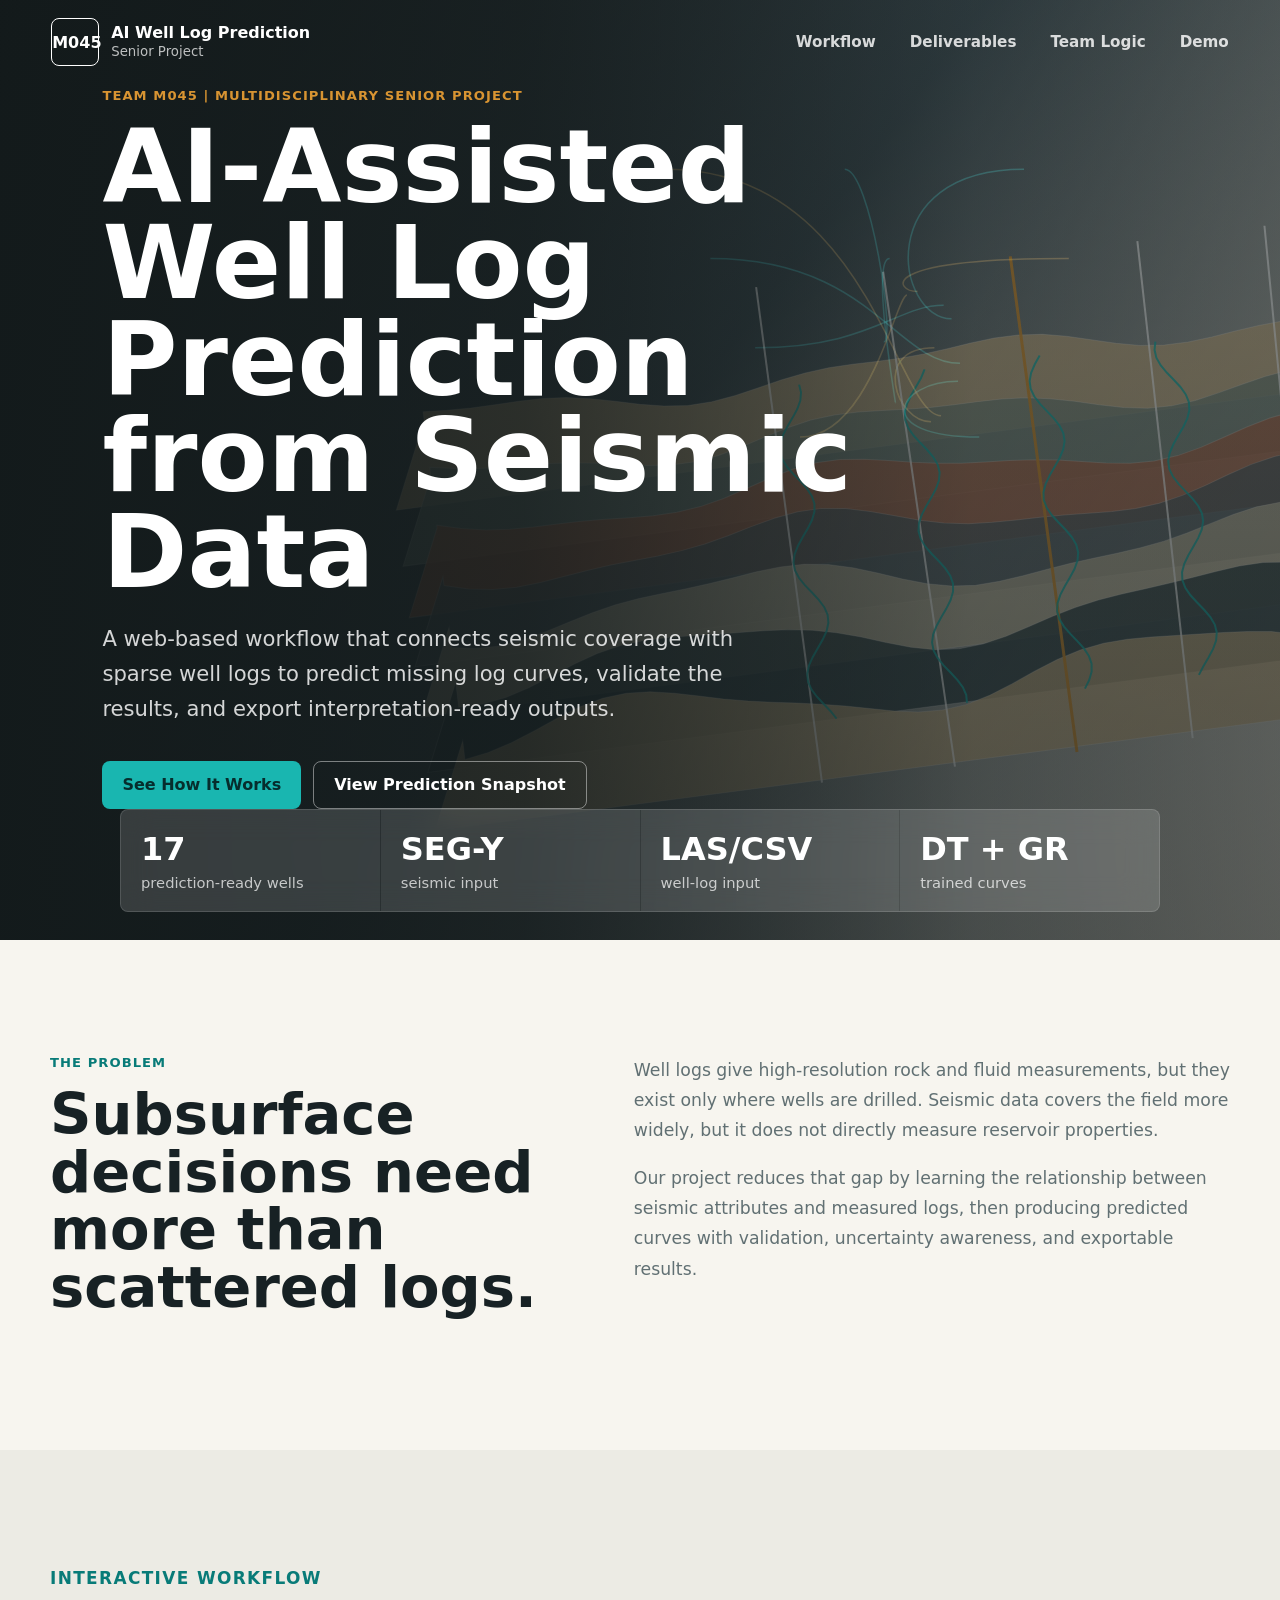
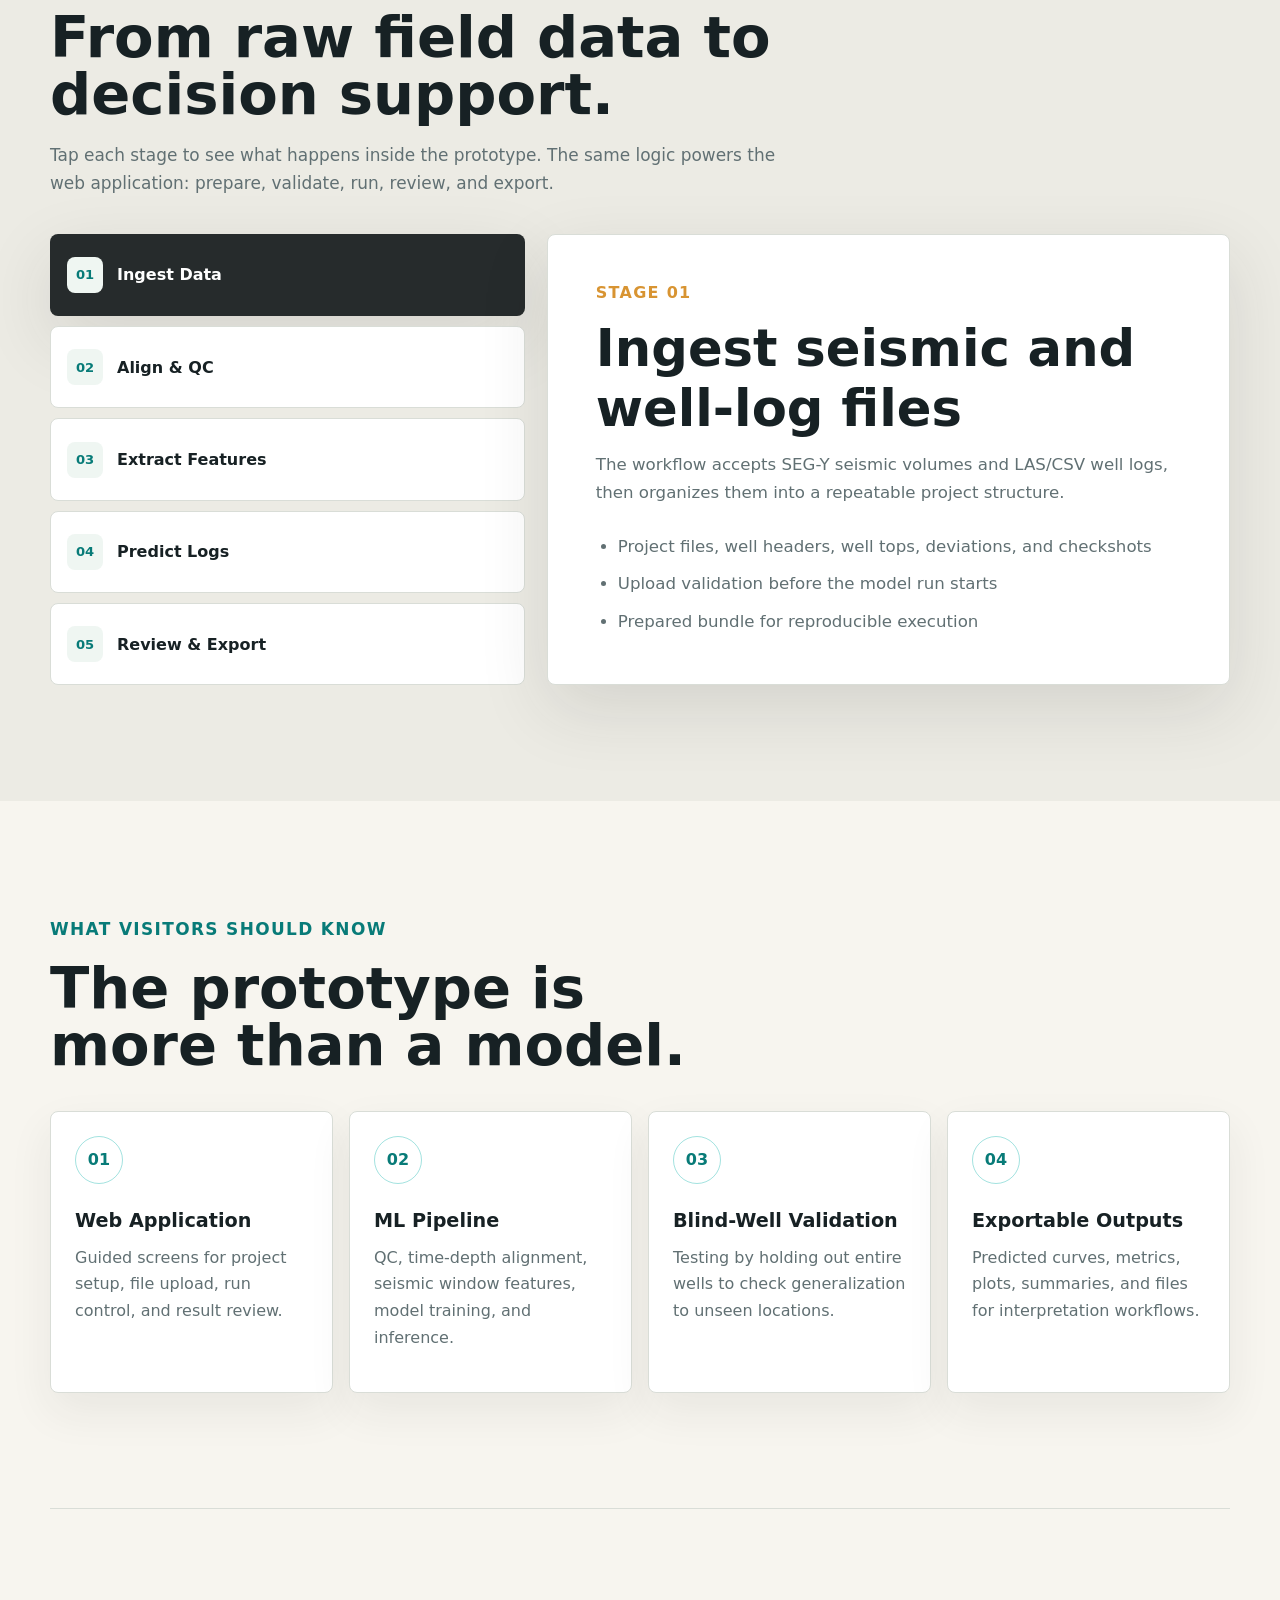
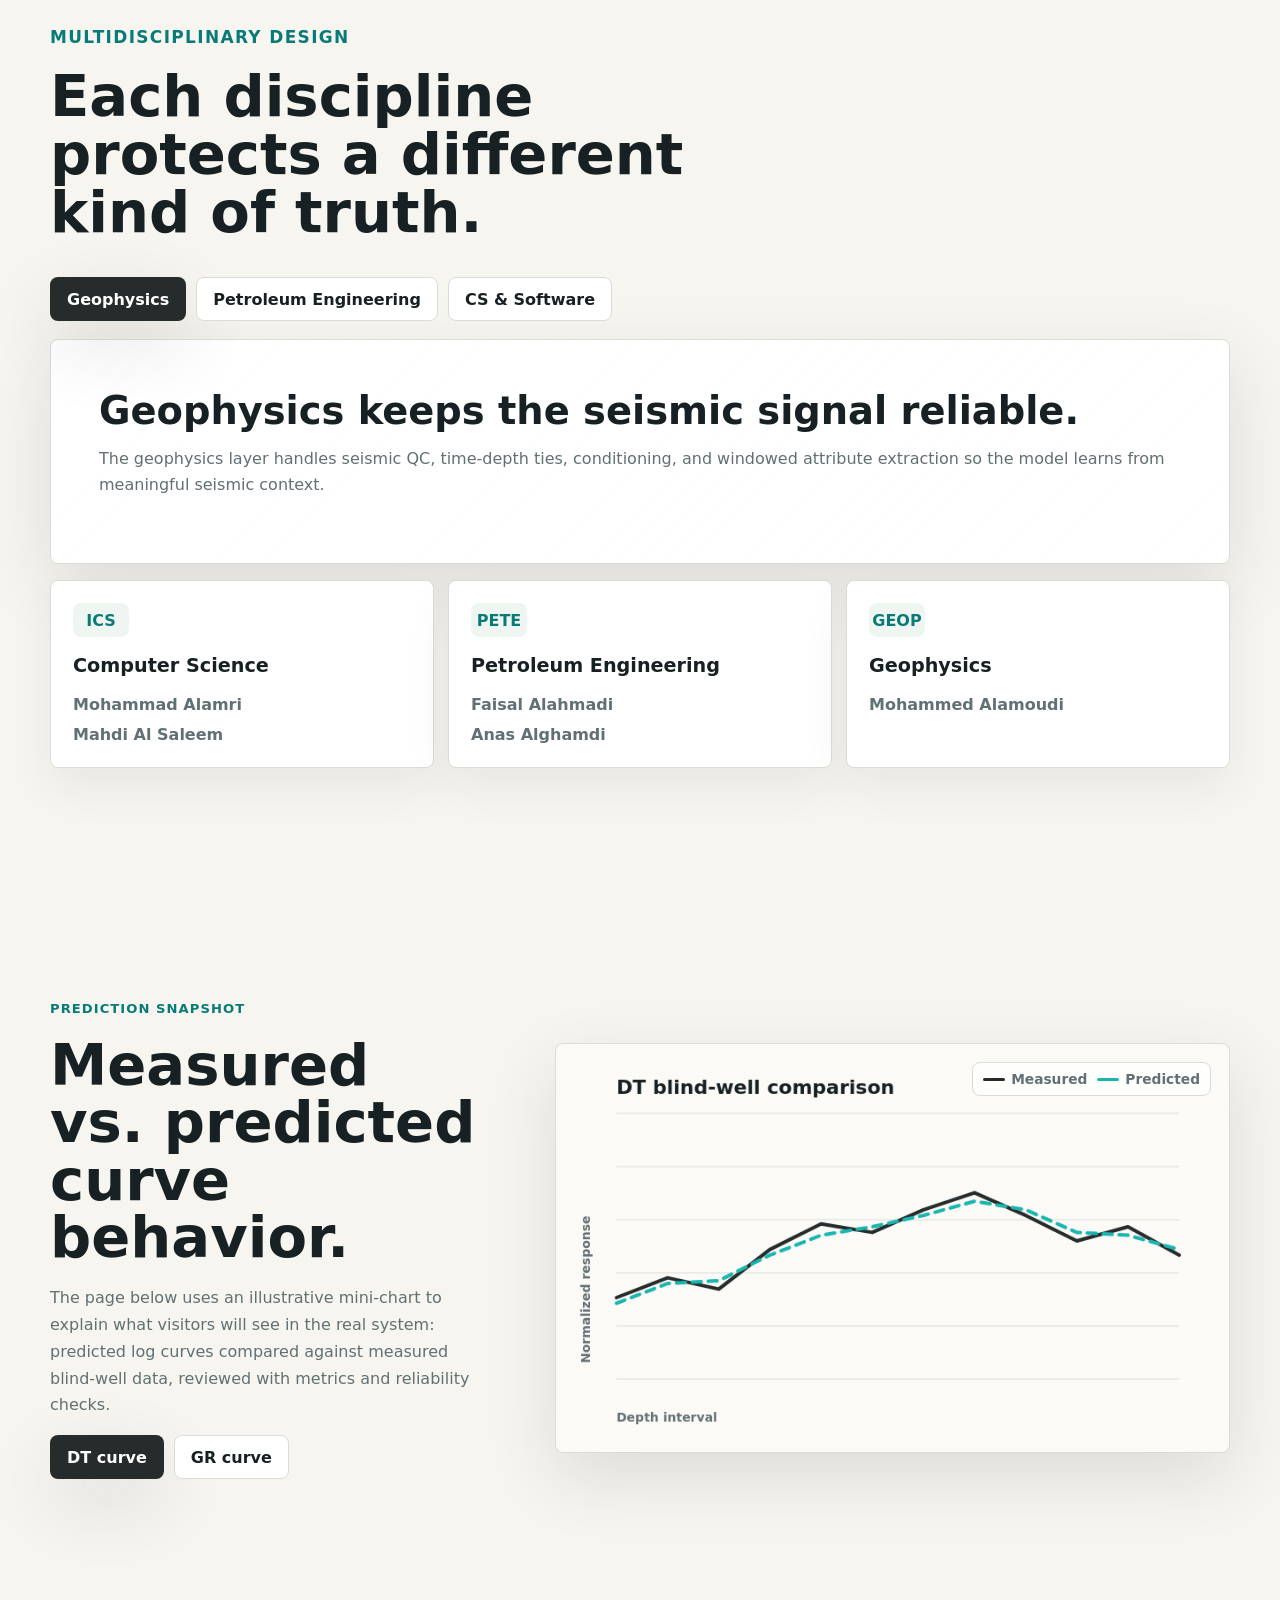
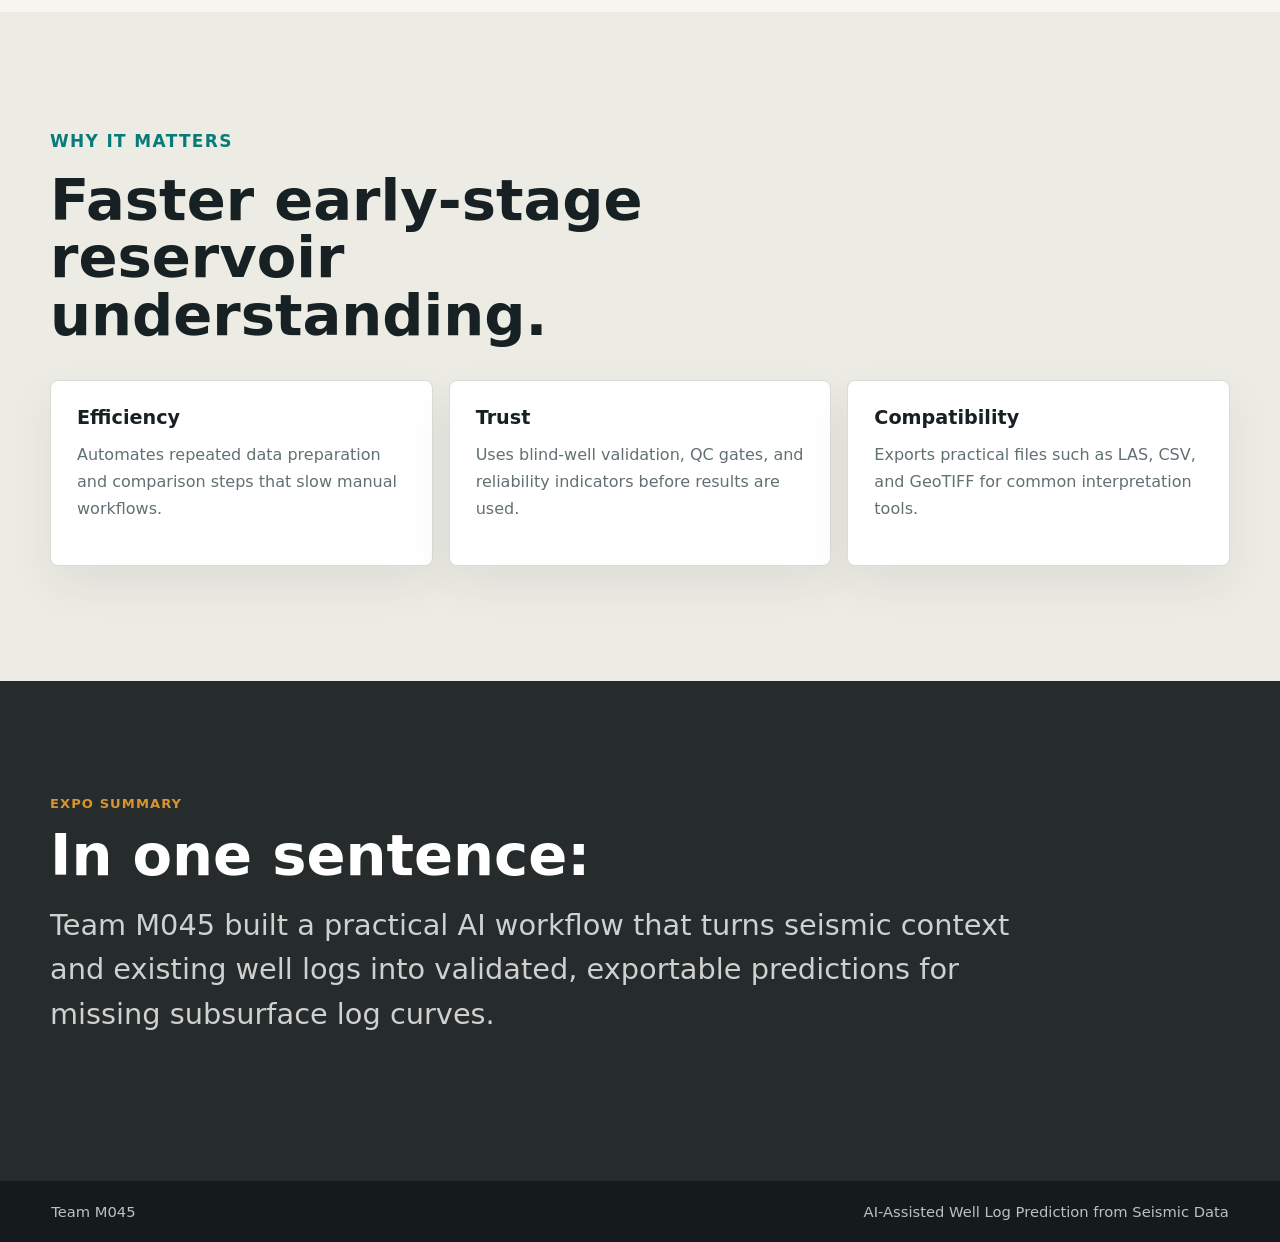
<file: index.html>
<!doctype html>
<html lang="en">
  <head>
    <meta charset="utf-8" />
    <meta name="viewport" content="width=device-width, initial-scale=1" />
    <title>Senior Project II Info</title>
    <meta http-equiv="refresh" content="0; url=./expo_site/index.html" />
    <script>
      window.location.replace("./expo_site/index.html");
    </script>
  </head>
  <body>
    <p>Redirecting to the project page...</p>
    <p>
      If you are not redirected, open
      <a href="./expo_site/index.html">the expo site page</a>.
    </p>
  </body>
</html>
</file>
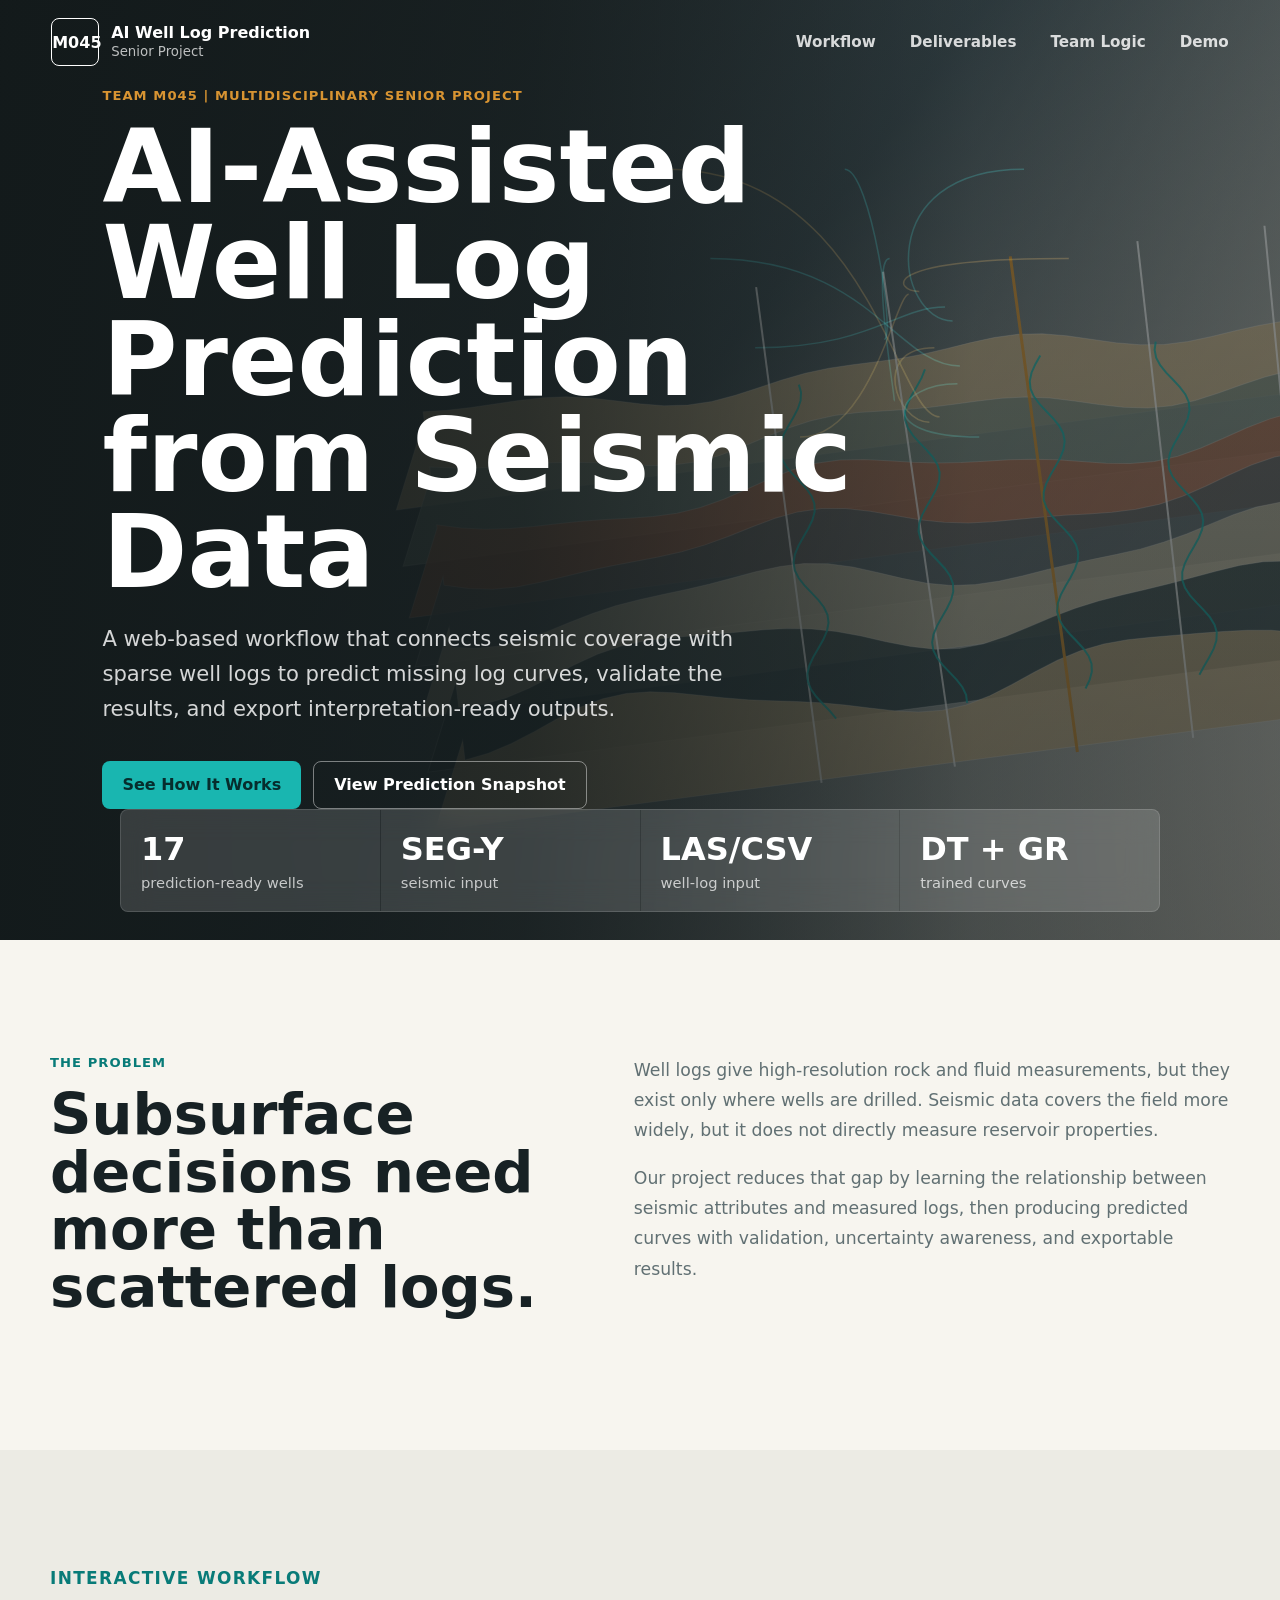
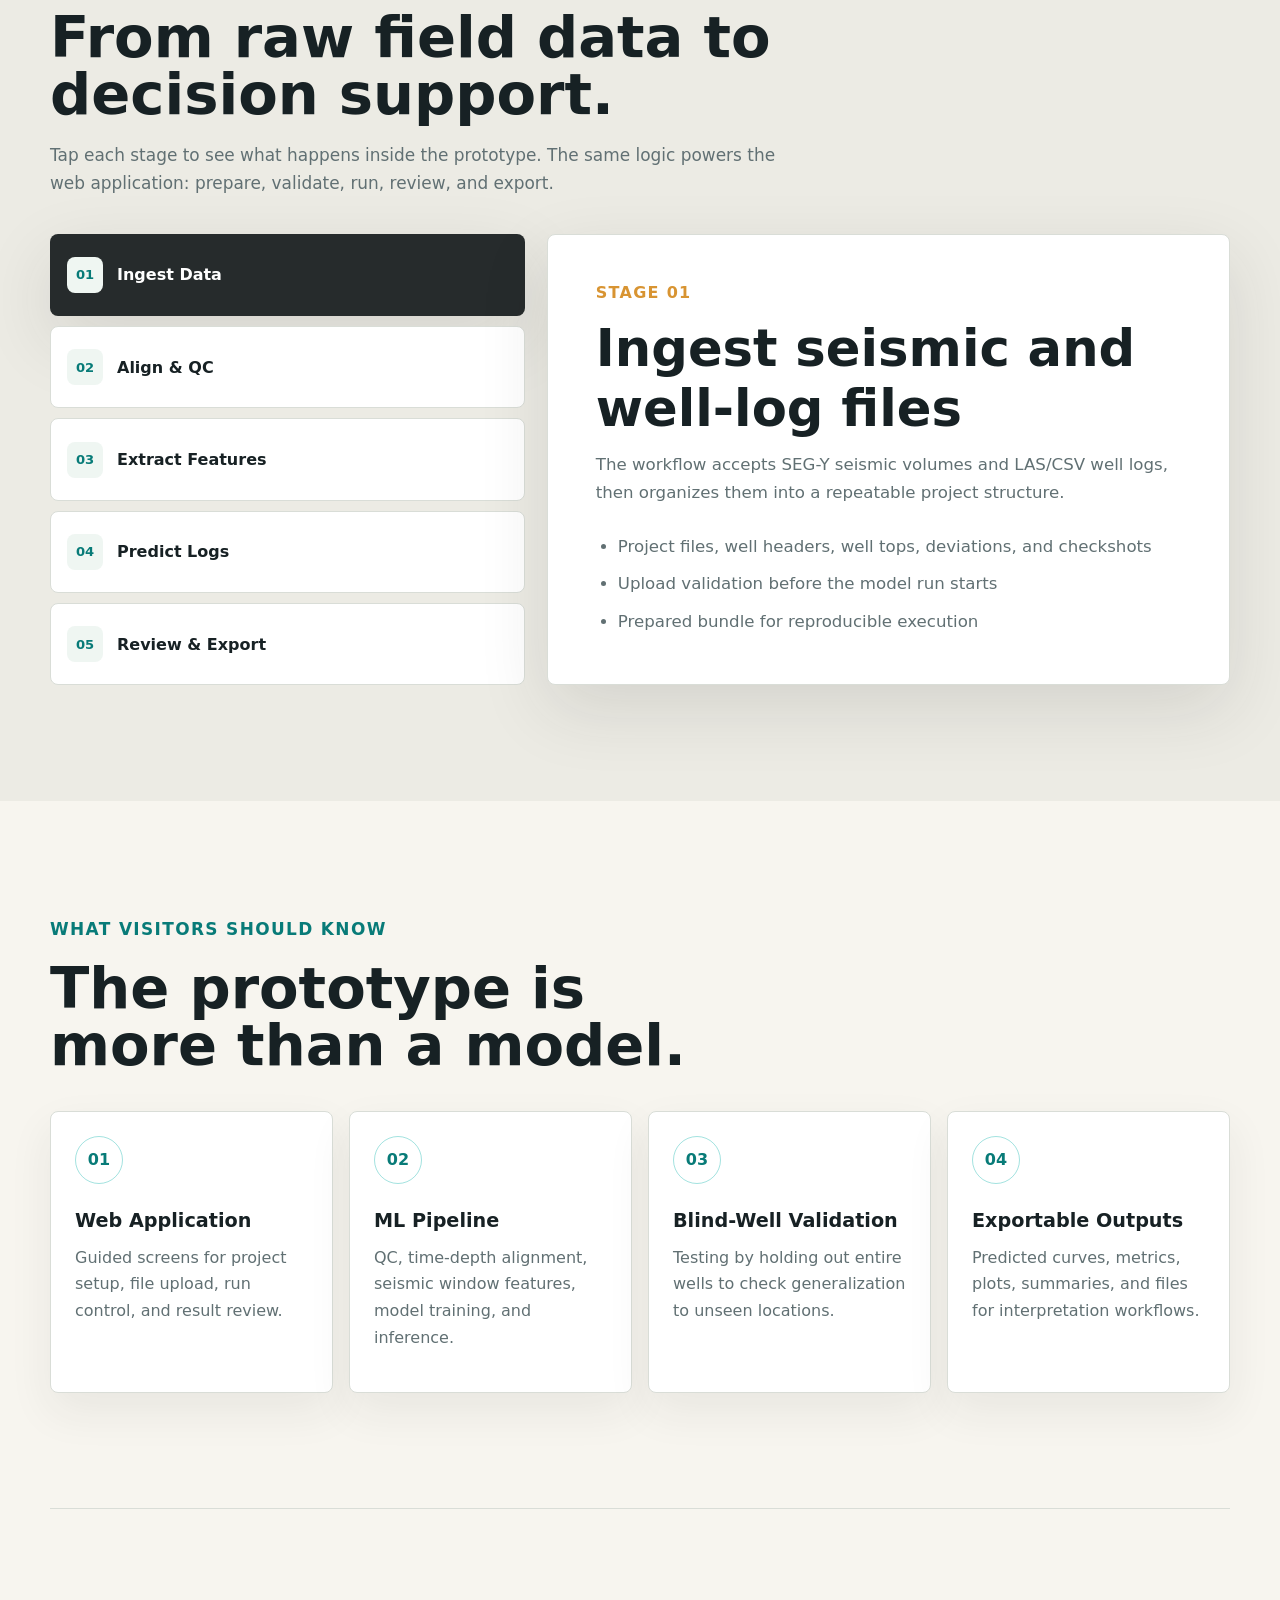
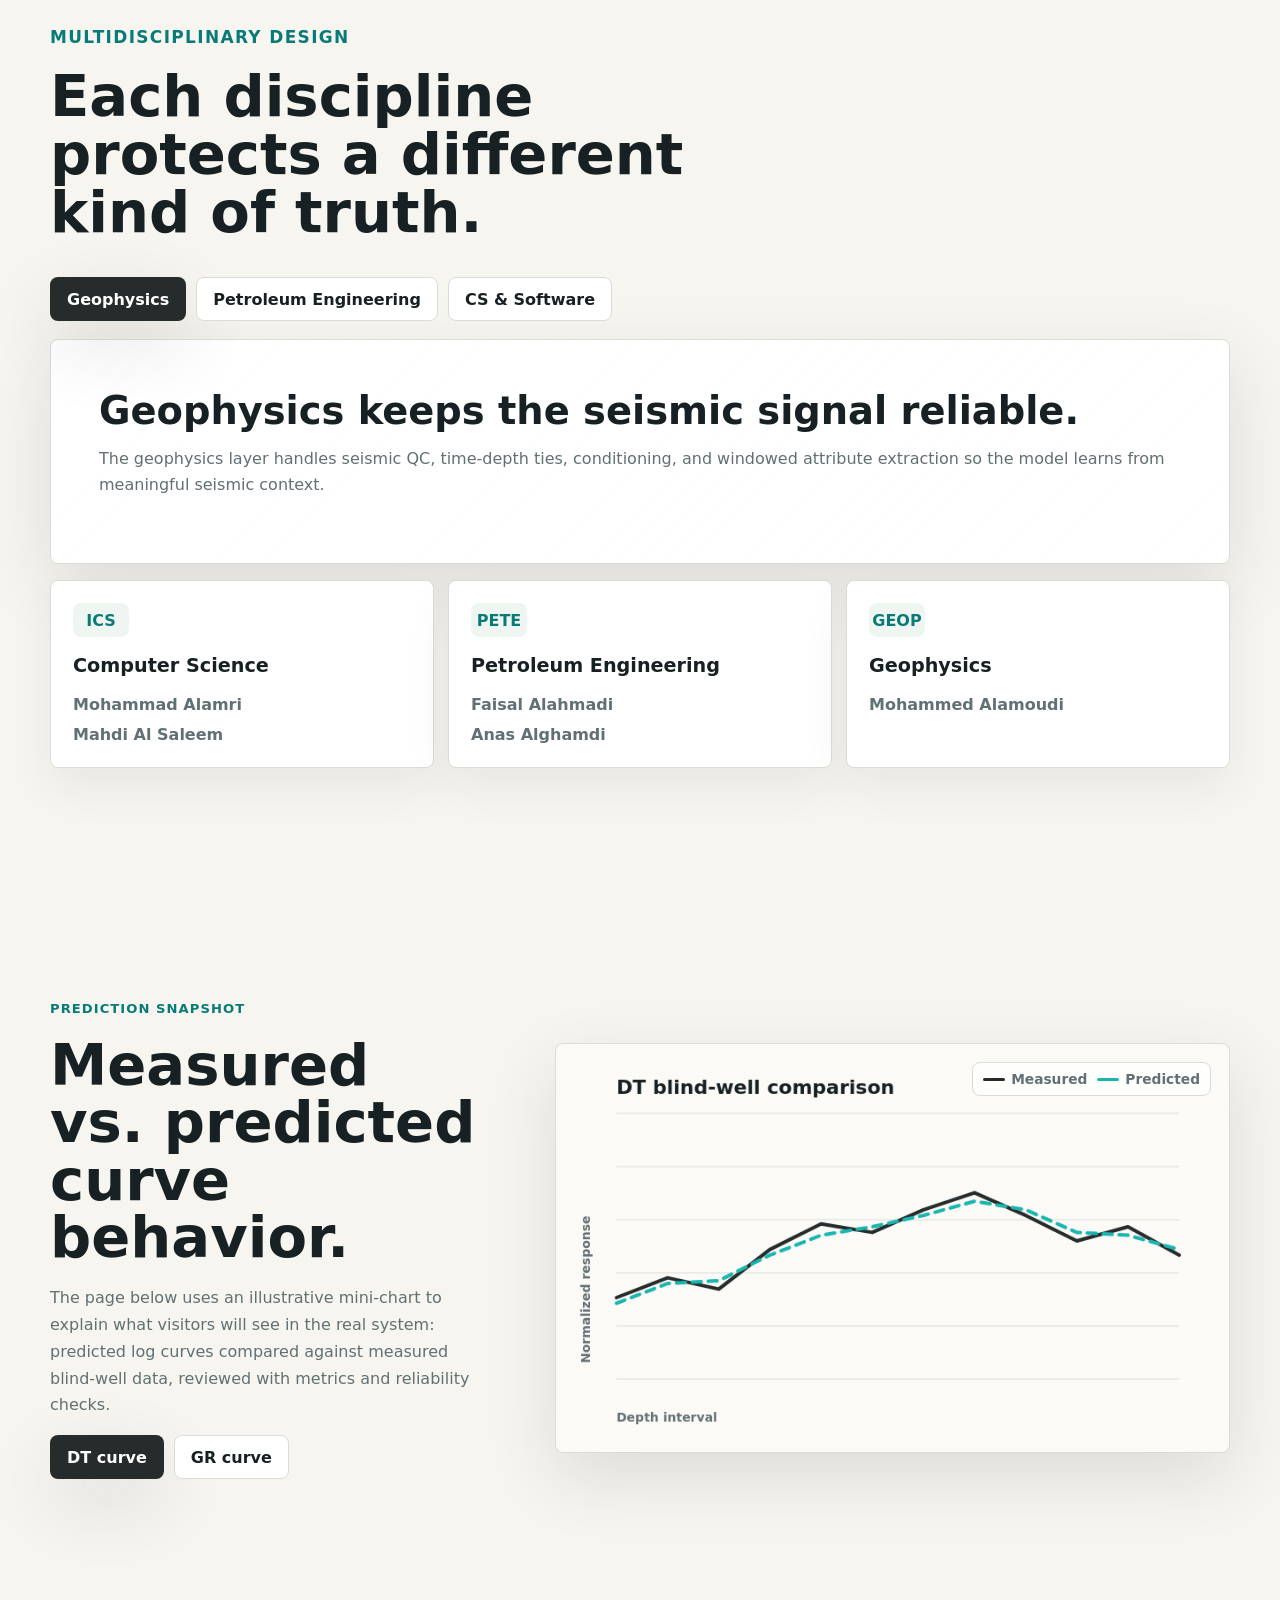
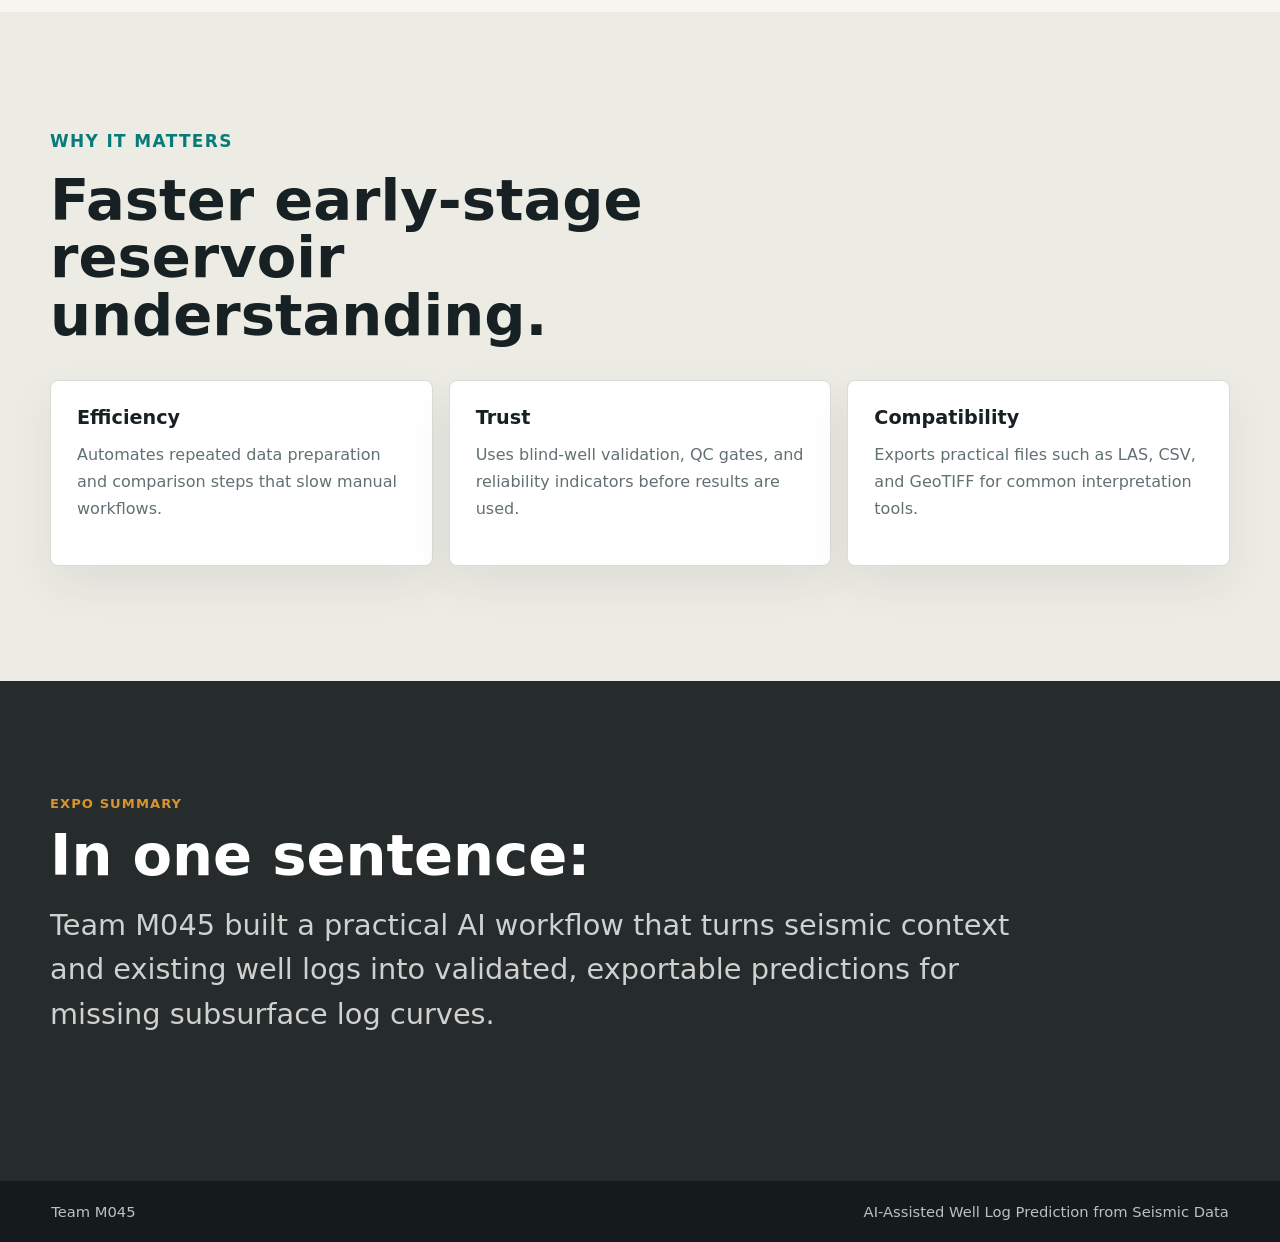
<file: expo_site/index.html>
<!doctype html>
<html lang="en">
  <head>
    <meta charset="UTF-8" />
    <meta name="viewport" content="width=device-width, initial-scale=1.0" />
    <meta
      name="description"
      content="Team M045 senior project: AI-Assisted Well Log Prediction from Seismic Data."
    />
    <title>AI-Assisted Well Log Prediction from Seismic Data | Team M045</title>
    <link rel="stylesheet" href="styles.css" />
  </head>
  <body>
    <header class="site-header" data-header>
      <a class="brand" href="#top" aria-label="Team M045 project home">
        <span class="brand-mark" aria-hidden="true">M045</span>
        <span>
          <strong>AI Well Log Prediction</strong>
          <small>Senior Project</small>
        </span>
      </a>

      <nav class="nav-links" aria-label="Page sections">
        <a href="#workflow">Workflow</a>
        <a href="#deliverables">Deliverables</a>
        <a href="#disciplines">Team Logic</a>
        <a href="#demo">Demo</a>
      </nav>
    </header>

    <main id="top">
      <section class="hero-section" aria-labelledby="hero-title">
        <canvas id="heroScene" class="hero-scene" aria-hidden="true"></canvas>
        <div class="hero-shade" aria-hidden="true"></div>

        <div class="hero-content">
          <p class="eyebrow">Team M045 | Multidisciplinary Senior Project</p>
          <h1 id="hero-title">AI-Assisted Well Log Prediction from Seismic Data</h1>
          <p class="hero-copy">
            A web-based workflow that connects seismic coverage with sparse well logs to
            predict missing log curves, validate the results, and export interpretation-ready
            outputs.
          </p>

          <div class="hero-actions" aria-label="Primary page actions">
            <a class="button primary" href="#workflow">See How It Works</a>
            <a class="button secondary" href="#demo">View Prediction Snapshot</a>
          </div>
        </div>

        <div class="hero-metrics" aria-label="Project highlights">
          <div>
            <strong class="count-up" data-count="17">0</strong>
            <span>prediction-ready wells</span>
          </div>
          <div>
            <strong>SEG-Y</strong>
            <span>seismic input</span>
          </div>
          <div>
            <strong>LAS/CSV</strong>
            <span>well-log input</span>
          </div>
          <div>
            <strong>DT + GR</strong>
            <span>trained curves</span>
          </div>
        </div>
      </section>

      <section class="section two-column" aria-labelledby="problem-title">
        <div>
          <p class="eyebrow dark">The Problem</p>
          <h2 id="problem-title">Subsurface decisions need more than scattered logs.</h2>
        </div>
        <div class="text-stack">
          <p>
            Well logs give high-resolution rock and fluid measurements, but they exist only
            where wells are drilled. Seismic data covers the field more widely, but it does
            not directly measure reservoir properties.
          </p>
          <p>
            Our project reduces that gap by learning the relationship between seismic
            attributes and measured logs, then producing predicted curves with validation,
            uncertainty awareness, and exportable results.
          </p>
        </div>
      </section>

      <section id="workflow" class="section workflow-section" aria-labelledby="workflow-title">
        <div class="section-heading">
          <p class="eyebrow dark">Interactive Workflow</p>
          <h2 id="workflow-title">From raw field data to decision support.</h2>
          <p>
            Tap each stage to see what happens inside the prototype. The same logic powers
            the web application: prepare, validate, run, review, and export.
          </p>
        </div>

        <div class="workflow-layout">
          <div class="workflow-steps" role="tablist" aria-label="Workflow stages">
            <button class="step-button active" type="button" data-step="0" role="tab">
              <span>01</span>
              Ingest Data
            </button>
            <button class="step-button" type="button" data-step="1" role="tab">
              <span>02</span>
              Align & QC
            </button>
            <button class="step-button" type="button" data-step="2" role="tab">
              <span>03</span>
              Extract Features
            </button>
            <button class="step-button" type="button" data-step="3" role="tab">
              <span>04</span>
              Predict Logs
            </button>
            <button class="step-button" type="button" data-step="4" role="tab">
              <span>05</span>
              Review & Export
            </button>
          </div>

          <article class="workflow-panel" aria-live="polite">
            <div class="panel-kicker" id="workflowKicker">Stage 01</div>
            <h3 id="workflowPanelTitle">Ingest seismic and well-log files</h3>
            <p id="workflowPanelText">
              The workflow accepts SEG-Y seismic volumes and LAS/CSV well logs, then organizes
              them into a repeatable project structure.
            </p>
            <ul id="workflowPanelBullets">
              <li>Project files, well headers, well tops, deviations, and checkshots</li>
              <li>Upload validation before the model run starts</li>
              <li>Prepared bundle for reproducible execution</li>
            </ul>
          </article>
        </div>
      </section>

      <section id="deliverables" class="section deliverables-section" aria-labelledby="deliverables-title">
        <div class="section-heading compact">
          <p class="eyebrow dark">What Visitors Should Know</p>
          <h2 id="deliverables-title">The prototype is more than a model.</h2>
        </div>

        <div class="deliverable-grid">
          <article class="deliverable-card">
            <span class="icon-ring">01</span>
            <h3>Web Application</h3>
            <p>Guided screens for project setup, file upload, run control, and result review.</p>
          </article>
          <article class="deliverable-card">
            <span class="icon-ring">02</span>
            <h3>ML Pipeline</h3>
            <p>QC, time-depth alignment, seismic window features, model training, and inference.</p>
          </article>
          <article class="deliverable-card">
            <span class="icon-ring">03</span>
            <h3>Blind-Well Validation</h3>
            <p>Testing by holding out entire wells to check generalization to unseen locations.</p>
          </article>
          <article class="deliverable-card">
            <span class="icon-ring">04</span>
            <h3>Exportable Outputs</h3>
            <p>Predicted curves, metrics, plots, summaries, and files for interpretation workflows.</p>
          </article>
        </div>
      </section>

      <section id="disciplines" class="section disciplines-section" aria-labelledby="disciplines-title">
        <div class="section-heading">
          <p class="eyebrow dark">Multidisciplinary Design</p>
          <h2 id="disciplines-title">Each discipline protects a different kind of truth.</h2>
        </div>

        <div class="discipline-tabs" role="tablist" aria-label="Discipline contributions">
          <button class="tab-button active" type="button" data-tab="geophysics" role="tab">
            Geophysics
          </button>
          <button class="tab-button" type="button" data-tab="petroleum" role="tab">
            Petroleum Engineering
          </button>
          <button class="tab-button" type="button" data-tab="cs" role="tab">
            CS & Software
          </button>
        </div>

        <article class="discipline-panel" aria-live="polite">
          <h3 id="disciplineTitle">Geophysics keeps the seismic signal reliable.</h3>
          <p id="disciplineText">
            The geophysics layer handles seismic QC, time-depth ties, conditioning, and windowed
            attribute extraction so the model learns from meaningful seismic context.
          </p>
        </article>

        <div class="team-grid" aria-label="Team members by discipline">
          <article class="team-card">
            <span>ICS</span>
            <h3>Computer Science</h3>
            <p>Mohammad Alamri</p>
            <p>Mahdi Al Saleem</p>
          </article>
          <article class="team-card">
            <span>PETE</span>
            <h3>Petroleum Engineering</h3>
            <p>Faisal Alahmadi</p>
            <p>Anas Alghamdi</p>
          </article>
          <article class="team-card">
            <span>GEOP</span>
            <h3>Geophysics</h3>
            <p>Mohammed Alamoudi</p>
          </article>
        </div>
      </section>

      <section id="demo" class="section demo-section" aria-labelledby="demo-title">
        <div class="demo-copy">
          <p class="eyebrow dark">Prediction Snapshot</p>
          <h2 id="demo-title">Measured vs. predicted curve behavior.</h2>
          <p>
            The page below uses an illustrative mini-chart to explain what visitors will see in
            the real system: predicted log curves compared against measured blind-well data,
            reviewed with metrics and reliability checks.
          </p>

          <div class="curve-controls" aria-label="Curve selector">
            <button class="curve-button active" type="button" data-curve="dt">DT curve</button>
            <button class="curve-button" type="button" data-curve="gr">GR curve</button>
          </div>
        </div>

        <div class="chart-shell">
          <canvas id="curveChart" width="720" height="420" aria-label="Illustrative prediction chart"></canvas>
          <div class="chart-legend" aria-hidden="true">
            <span><i class="legend measured"></i>Measured</span>
            <span><i class="legend predicted"></i>Predicted</span>
          </div>
        </div>
      </section>

      <section class="section impact-section" aria-labelledby="impact-title">
        <div class="section-heading compact">
          <p class="eyebrow dark">Why It Matters</p>
          <h2 id="impact-title">Faster early-stage reservoir understanding.</h2>
        </div>

        <div class="impact-grid">
          <article>
            <h3>Efficiency</h3>
            <p>Automates repeated data preparation and comparison steps that slow manual workflows.</p>
          </article>
          <article>
            <h3>Trust</h3>
            <p>Uses blind-well validation, QC gates, and reliability indicators before results are used.</p>
          </article>
          <article>
            <h3>Compatibility</h3>
            <p>Exports practical files such as LAS, CSV, and GeoTIFF for common interpretation tools.</p>
          </article>
        </div>
      </section>

      <section class="section closing-section" aria-labelledby="closing-title">
        <div>
          <p class="eyebrow">Expo Summary</p>
          <h2 id="closing-title">In one sentence:</h2>
          <p>
            Team M045 built a practical AI workflow that turns seismic context and existing well
            logs into validated, exportable predictions for missing subsurface log curves.
          </p>
        </div>
      </section>
    </main>

    <footer class="site-footer">
      <span>Team M045</span>
      <span>AI-Assisted Well Log Prediction from Seismic Data</span>
    </footer>

    <script src="script.js"></script>
  </body>
</html>
</file>
<file: expo_site/styles.css>
:root {
  --ink: #172124;
  --muted: #617073;
  --paper: #f7f5ef;
  --surface: #ffffff;
  --line: #d9ddd7;
  --graphite: #262b2c;
  --gunmetal: #485155;
  --teal: #19b6b0;
  --teal-dark: #087b78;
  --amber: #d89432;
  --clay: #a86450;
  --sage: #647d68;
  --shadow: 0 24px 70px rgba(38, 43, 44, 0.12);
  --radius: 8px;
  color-scheme: light;
  font-family:
    Inter, ui-sans-serif, system-ui, -apple-system, BlinkMacSystemFont, "Segoe UI", sans-serif;
}

* {
  box-sizing: border-box;
}

html {
  scroll-behavior: smooth;
}

body {
  margin: 0;
  background: var(--paper);
  color: var(--ink);
}

body::selection {
  background: rgba(25, 182, 176, 0.24);
}

a {
  color: inherit;
  text-decoration: none;
}

button {
  font: inherit;
}

.site-header {
  position: fixed;
  inset: 0 0 auto;
  z-index: 20;
  display: flex;
  align-items: center;
  justify-content: space-between;
  gap: 24px;
  padding: 18px clamp(18px, 4vw, 56px);
  color: #ffffff;
  transition:
    background 180ms ease,
    color 180ms ease,
    box-shadow 180ms ease;
}

.site-header.scrolled {
  background: rgba(247, 245, 239, 0.9);
  color: var(--ink);
  box-shadow: 0 12px 35px rgba(38, 43, 44, 0.08);
  backdrop-filter: blur(16px);
}

.brand {
  display: inline-flex;
  align-items: center;
  gap: 12px;
  min-width: 0;
}

.brand-mark {
  display: grid;
  width: 48px;
  height: 48px;
  place-items: center;
  border: 1px solid currentColor;
  border-radius: 8px;
  font-weight: 800;
  letter-spacing: 0;
}

.brand strong,
.brand small {
  display: block;
  line-height: 1.1;
}

.brand small {
  margin-top: 4px;
  color: currentColor;
  opacity: 0.72;
}

.nav-links {
  display: flex;
  align-items: center;
  gap: clamp(14px, 3vw, 34px);
  font-size: 0.95rem;
  font-weight: 700;
}

.nav-links a {
  opacity: 0.82;
}

.nav-links a:hover,
.nav-links a:focus-visible {
  opacity: 1;
}

.hero-section {
  position: relative;
  display: grid;
  min-height: 100svh;
  overflow: hidden;
  background: var(--graphite);
  color: #ffffff;
}

.hero-scene,
.hero-shade {
  position: absolute;
  inset: 0;
}

.hero-scene {
  width: 100%;
  height: 100%;
}

.hero-shade {
  background:
    linear-gradient(90deg, rgba(18, 25, 26, 0.94) 0%, rgba(18, 25, 26, 0.78) 41%, rgba(18, 25, 26, 0.36) 76%),
    linear-gradient(0deg, rgba(18, 25, 26, 0.5), rgba(18, 25, 26, 0.12));
}

.hero-content {
  position: relative;
  z-index: 2;
  align-self: center;
  width: min(760px, calc(100% - 36px));
  margin-left: clamp(18px, 8vw, 110px);
  padding-top: 88px;
}

.eyebrow {
  margin: 0 0 16px;
  color: var(--amber);
  font-size: 0.82rem;
  font-weight: 900;
  letter-spacing: 0.08em;
  text-transform: uppercase;
}

.eyebrow.dark {
  color: var(--teal-dark);
}

h1,
h2,
h3,
p {
  margin-top: 0;
}

h1 {
  max-width: 760px;
  margin-bottom: 22px;
  font-size: clamp(3rem, 8vw, 6.9rem);
  line-height: 0.94;
  letter-spacing: 0;
}

h2 {
  margin-bottom: 18px;
  font-size: clamp(2rem, 4.5vw, 4.6rem);
  line-height: 1;
  letter-spacing: 0;
}

h3 {
  margin-bottom: 12px;
  font-size: 1.2rem;
  line-height: 1.18;
}

.hero-copy {
  max-width: 660px;
  color: rgba(255, 255, 255, 0.82);
  font-size: clamp(1.06rem, 2vw, 1.32rem);
  line-height: 1.65;
}

.hero-actions {
  display: flex;
  flex-wrap: wrap;
  gap: 12px;
  margin-top: 34px;
}

.button {
  display: inline-flex;
  min-height: 48px;
  align-items: center;
  justify-content: center;
  border-radius: var(--radius);
  padding: 0 20px;
  font-weight: 900;
  transition:
    transform 160ms ease,
    border-color 160ms ease,
    background 160ms ease;
}

.button:hover,
.button:focus-visible {
  transform: translateY(-2px);
}

.button.primary {
  background: var(--teal);
  color: #062d2d;
}

.button.secondary {
  border: 1px solid rgba(255, 255, 255, 0.44);
  color: #ffffff;
}

.hero-metrics {
  position: relative;
  z-index: 2;
  align-self: end;
  display: grid;
  grid-template-columns: repeat(4, minmax(0, 1fr));
  gap: 1px;
  width: min(1040px, calc(100% - 36px));
  margin: 0 auto 28px;
  overflow: hidden;
  border: 1px solid rgba(255, 255, 255, 0.2);
  border-radius: var(--radius);
  background: rgba(255, 255, 255, 0.08);
  backdrop-filter: blur(16px);
}

.hero-metrics div {
  min-width: 0;
  padding: 20px;
  background: rgba(255, 255, 255, 0.08);
}

.hero-metrics strong {
  display: block;
  font-size: clamp(1.25rem, 3vw, 2rem);
}

.hero-metrics span {
  display: block;
  margin-top: 6px;
  color: rgba(255, 255, 255, 0.72);
  font-size: 0.92rem;
}

.section {
  width: min(1180px, calc(100% - 36px));
  margin: 0 auto;
  padding: clamp(68px, 9vw, 120px) 0;
}

.two-column {
  display: grid;
  grid-template-columns: minmax(0, 0.9fr) minmax(280px, 1.1fr);
  gap: clamp(34px, 8vw, 96px);
  align-items: start;
}

.text-stack {
  color: var(--muted);
  font-size: 1.08rem;
  line-height: 1.75;
}

.text-stack p:last-child {
  margin-bottom: 0;
}

.section-heading {
  max-width: 760px;
  margin-bottom: 36px;
}

.section-heading.compact {
  max-width: 660px;
}

.section-heading p {
  color: var(--muted);
  font-size: 1.06rem;
  line-height: 1.65;
}

.workflow-section {
  width: 100%;
  max-width: none;
  padding-right: max(18px, calc((100vw - 1180px) / 2));
  padding-left: max(18px, calc((100vw - 1180px) / 2));
  background: #ecebe4;
}

.workflow-layout {
  display: grid;
  grid-template-columns: minmax(220px, 0.82fr) minmax(0, 1.18fr);
  gap: 22px;
  align-items: stretch;
}

.workflow-steps {
  display: grid;
  gap: 10px;
}

.step-button,
.tab-button,
.curve-button {
  border: 1px solid var(--line);
  border-radius: var(--radius);
  background: var(--surface);
  color: var(--ink);
  cursor: pointer;
  font-weight: 850;
  text-align: left;
  transition:
    transform 160ms ease,
    border-color 160ms ease,
    box-shadow 160ms ease,
    background 160ms ease;
}

.step-button {
  display: flex;
  align-items: center;
  gap: 14px;
  min-height: 64px;
  padding: 14px 16px;
}

.step-button span {
  display: grid;
  width: 36px;
  height: 36px;
  flex: 0 0 auto;
  place-items: center;
  border-radius: 8px;
  background: #eff6f2;
  color: var(--teal-dark);
  font-size: 0.82rem;
}

.step-button:hover,
.step-button:focus-visible,
.tab-button:hover,
.tab-button:focus-visible,
.curve-button:hover,
.curve-button:focus-visible {
  transform: translateY(-2px);
  border-color: rgba(25, 182, 176, 0.75);
  box-shadow: 0 12px 30px rgba(38, 43, 44, 0.1);
}

.step-button.active,
.tab-button.active,
.curve-button.active {
  border-color: transparent;
  background: var(--graphite);
  color: #ffffff;
  box-shadow: var(--shadow);
}

.workflow-panel {
  min-height: 100%;
  border: 1px solid var(--line);
  border-radius: var(--radius);
  padding: clamp(24px, 5vw, 48px);
  background: var(--surface);
  box-shadow: var(--shadow);
}

.panel-kicker {
  margin-bottom: 16px;
  color: var(--amber);
  font-weight: 900;
  letter-spacing: 0.08em;
  text-transform: uppercase;
}

.workflow-panel h3 {
  max-width: 680px;
  font-size: clamp(1.8rem, 4vw, 3.3rem);
}

.workflow-panel p,
.workflow-panel li {
  color: var(--muted);
  font-size: 1.04rem;
  line-height: 1.68;
}

.workflow-panel ul {
  display: grid;
  gap: 10px;
  margin: 26px 0 0;
  padding-left: 22px;
}

.deliverable-grid,
.impact-grid {
  display: grid;
  grid-template-columns: repeat(4, minmax(0, 1fr));
  gap: 16px;
}

.deliverable-card,
.impact-grid article {
  border: 1px solid var(--line);
  border-radius: var(--radius);
  background: var(--surface);
  box-shadow: 0 18px 45px rgba(38, 43, 44, 0.07);
}

.deliverable-card {
  min-height: 250px;
  padding: 24px;
}

.icon-ring {
  display: grid;
  width: 48px;
  height: 48px;
  margin-bottom: 26px;
  place-items: center;
  border: 1px solid rgba(25, 182, 176, 0.4);
  border-radius: 50%;
  color: var(--teal-dark);
  font-weight: 900;
}

.deliverable-card p,
.impact-grid p,
.discipline-panel p,
.demo-copy p {
  color: var(--muted);
  line-height: 1.68;
}

.disciplines-section {
  border-top: 1px solid var(--line);
}

.discipline-tabs,
.curve-controls {
  display: flex;
  flex-wrap: wrap;
  gap: 10px;
  margin-bottom: 18px;
}

.tab-button,
.curve-button {
  min-height: 44px;
  padding: 0 16px;
  text-align: center;
}

.discipline-panel {
  border-radius: var(--radius);
  padding: clamp(26px, 5vw, 48px);
  background:
    linear-gradient(135deg, rgba(255, 255, 255, 0.96), rgba(255, 255, 255, 0.74)),
    var(--surface);
  border: 1px solid var(--line);
  box-shadow: var(--shadow);
}

.discipline-panel h3 {
  font-size: clamp(1.6rem, 3vw, 2.7rem);
}

.team-grid {
  display: grid;
  grid-template-columns: repeat(3, minmax(0, 1fr));
  gap: 14px;
  margin-top: 16px;
}

.team-card {
  border: 1px solid var(--line);
  border-radius: var(--radius);
  padding: 22px;
  background: var(--surface);
  box-shadow: 0 18px 45px rgba(38, 43, 44, 0.07);
}

.team-card span {
  display: inline-grid;
  min-width: 56px;
  min-height: 34px;
  margin-bottom: 18px;
  place-items: center;
  border-radius: 8px;
  background: #eff6f2;
  color: var(--teal-dark);
  font-weight: 900;
}

.team-card h3 {
  margin-bottom: 16px;
}

.team-card p {
  margin-bottom: 8px;
  color: var(--muted);
  font-weight: 750;
  line-height: 1.35;
}

.team-card p:last-child {
  margin-bottom: 0;
}

.demo-section {
  display: grid;
  grid-template-columns: minmax(260px, 0.78fr) minmax(0, 1.22fr);
  gap: clamp(30px, 6vw, 74px);
  align-items: center;
}

.chart-shell {
  position: relative;
  min-height: 380px;
  border: 1px solid var(--line);
  border-radius: var(--radius);
  padding: 18px;
  background: #fbfaf6;
  box-shadow: var(--shadow);
}

.chart-shell canvas {
  display: block;
  width: 100%;
  height: auto;
}

.chart-legend {
  position: absolute;
  top: 18px;
  right: 18px;
  display: flex;
  flex-wrap: wrap;
  gap: 10px;
  border: 1px solid var(--line);
  border-radius: var(--radius);
  padding: 8px 10px;
  background: rgba(255, 255, 255, 0.84);
  color: var(--muted);
  font-size: 0.86rem;
  font-weight: 800;
}

.chart-legend span {
  display: inline-flex;
  align-items: center;
  gap: 6px;
}

.legend {
  display: inline-block;
  width: 22px;
  height: 3px;
  border-radius: 99px;
}

.legend.measured {
  background: var(--graphite);
}

.legend.predicted {
  background: var(--teal);
}

.impact-section {
  width: 100%;
  max-width: none;
  padding-right: max(18px, calc((100vw - 1180px) / 2));
  padding-left: max(18px, calc((100vw - 1180px) / 2));
  background: #ecebe4;
}

.impact-grid {
  grid-template-columns: repeat(3, minmax(0, 1fr));
}

.impact-grid article {
  padding: 26px;
}

.closing-section {
  width: 100%;
  max-width: none;
  padding-right: max(18px, calc((100vw - 1180px) / 2));
  padding-left: max(18px, calc((100vw - 1180px) / 2));
  background: var(--graphite);
  color: #ffffff;
}

.closing-section div {
  max-width: 980px;
}

.closing-section p:last-child {
  color: rgba(255, 255, 255, 0.78);
  font-size: clamp(1.2rem, 2.4vw, 1.8rem);
  line-height: 1.55;
}

.site-footer {
  display: flex;
  flex-wrap: wrap;
  justify-content: space-between;
  gap: 12px;
  padding: 22px clamp(18px, 4vw, 56px);
  background: #151b1c;
  color: rgba(255, 255, 255, 0.72);
  font-size: 0.92rem;
}

@media (max-width: 900px) {
  .site-header {
    align-items: flex-start;
    flex-direction: column;
    gap: 14px;
  }

  .nav-links {
    width: 100%;
    overflow-x: auto;
    padding-bottom: 4px;
  }

  .hero-content {
    align-self: center;
    margin-right: auto;
    margin-left: 18px;
  }

  .hero-metrics,
  .deliverable-grid,
  .impact-grid {
    grid-template-columns: repeat(2, minmax(0, 1fr));
  }

  .two-column,
  .workflow-layout,
  .demo-section,
  .team-grid {
    grid-template-columns: 1fr;
  }
}

@media (max-width: 620px) {
  .brand-mark {
    width: 42px;
    height: 42px;
  }

  .brand strong {
    font-size: 0.92rem;
  }

  .brand small,
  .nav-links {
    font-size: 0.82rem;
  }

  .hero-section {
    min-height: 980px;
  }

  .hero-content {
    width: min(100% - 36px, 720px);
    padding-top: 150px;
  }

  .hero-actions {
    flex-direction: column;
  }

  .button {
    width: 100%;
  }

  .hero-metrics,
  .deliverable-grid,
  .impact-grid {
    grid-template-columns: 1fr;
  }

  .hero-metrics {
    margin-bottom: 18px;
  }

  .chart-shell {
    min-height: 260px;
    padding: 10px;
  }

  .chart-legend {
    position: static;
    margin: 8px;
  }
}

@media (prefers-reduced-motion: reduce) {
  *,
  *::before,
  *::after {
    scroll-behavior: auto !important;
    transition-duration: 0.01ms !important;
    animation-duration: 0.01ms !important;
    animation-iteration-count: 1 !important;
  }
}
</file>
